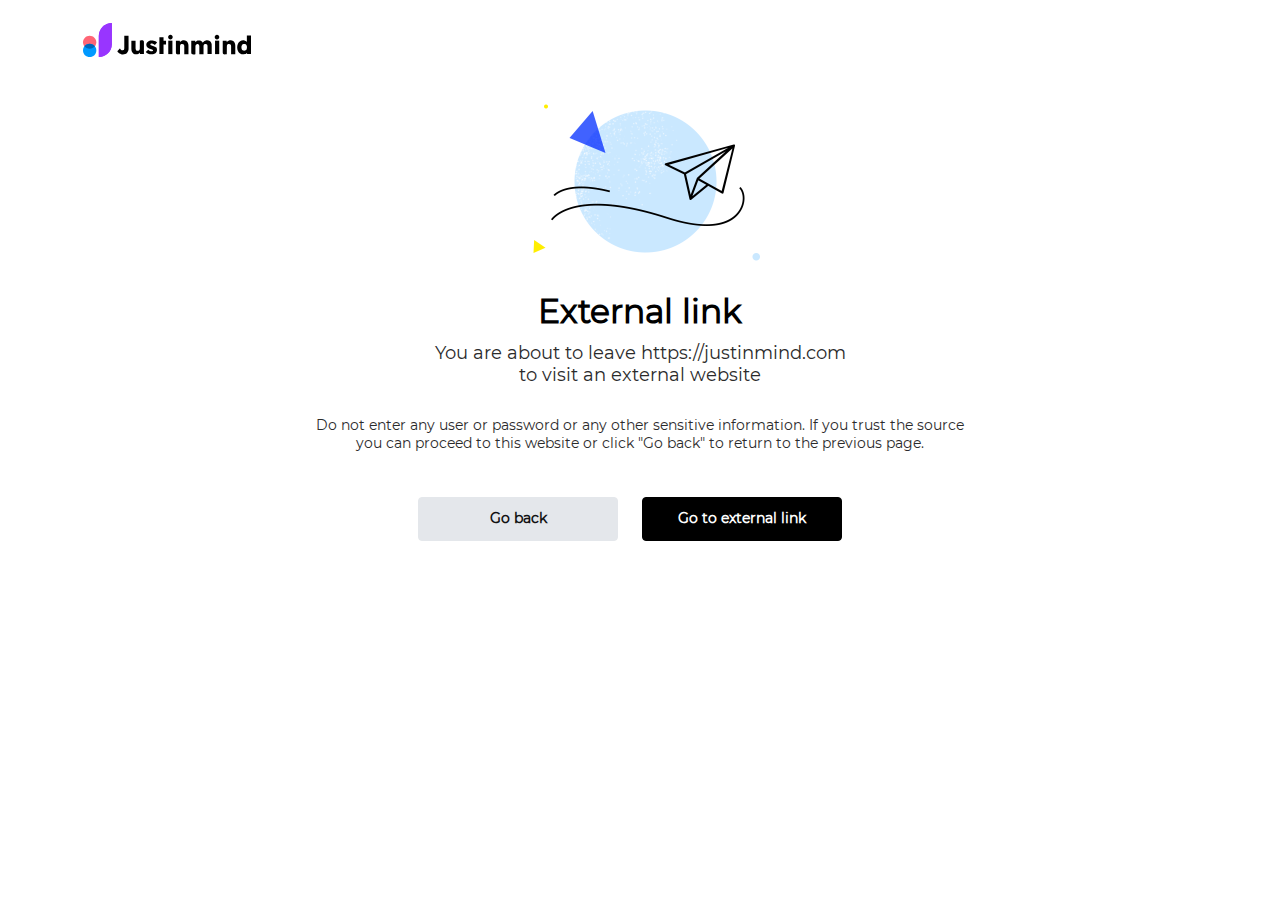
<file: final2/resources/jim/html/external.html>
<!DOCTYPE html PUBLIC "-//W3C//DTD XHTML 1.1//EN" "http://www.w3.org/TR/xhtml11/DTD/xhtml11.dtd">
<html>
  <head>
    <meta http-equiv="content-type" content="text/html; charset=utf-8" />
    <title>External Link warning</title>
    <style type="text/css">
      body { background-color: #ffffff; font-family: 'JIM-Sans-Regular'; }
      
      .button {
	    background-color: #000000;
	    color: #FFFFFF;
	    display: inline-block;
	    font-size: 14px;
	    height: 42px;
	    line-height: 40px;
	    margin-right: 20px;
	    min-width: 198px;
	    text-align: center;
	    text-decoration: none;
	    font-weight:600;
	    cursor: pointer;
		border-radius: 4px;
		border-color: #000000;
		border-width: 1px;
		border-style: solid;
		transition: background-color .4s ease-in-out;
	  }
	  
	  .button.dark:hover {
	    background-color: #FFFFFF;
		color: #000000;
	  }
	  
	  .button.light {
	  	background-color: #E4E7EB;
		border-color: #E4E7EB;
	  	color: #121212;
		transition: opacity .4s ease-in-out;
	  }
	  .button.light:hover {
		opacity: 0.4;
		-webkit-font-smoothing: antialiased;
	  }
	  
      #logo {
    	height: 78px;
    	line-height: 78px;
    	position: relative;
		padding: 0px;
		margin: 23px 0 0 75px;
      }

	  #logo img {
	  	width: 168px;
		height: 33.6px;
    	max-height: 33.6px;
    	max-width: 168px;
    	vertical-align: top;
	  }
	  
	  #planeLogo {
		text-align: center;
	  }
	  
	  #planeLogo img {
		width: 290px;
		height: 164px;
		max-width: 290px;
		max-height: 164px;
	  }
	  
	  h1 {
	  	font-family: 'JIM-Sans-Regular';
	  	color: #000000;
		font-size: 33px;
		text-align: center;
		margin-bottom: -7px;
	  }
	  
	  .subTitle {
		color: #2B2B2B;
		font-size: 18px;
		text-align: center;
		margin-bottom: 30px;
	  }
	  
	  .subSubTitle {
		color: #2B2B2B;
		font-size: 14px;	
		text-align: center;		
	  }
	  
	  .buttons {
		text-align: center;
	  }
	  
	  p, div {
	  	color: #2B2B2B;
	  }
	  
	  .bold {
	  	display: contents;
		font-weight: bold;
		font-family: 'JIM-Sans-Regular';
	  }
	  
	  #link, #domain {
	  	display: contents;
	  }
	  
	  #externalLinkBox {
	  	margin: 0 auto;
	  	max-width: 750px;
	  }
	  
	  @font-face {
		font-family: 'JIM-Sans-Regular';
		src: url('../css/fonts/Montserrat-Regular.ttf') format('truetype');
	  }
	  
	  @font-face {
		font-family: 'JIM-Sans-Light';
		src: url('../css/fonts/Montserrat-Light.ttf') format('truetype');
	  }

    </style>
  </head>
  <body>
    <div id="editButtonPage">
	    <div id="logo"><img src="../images/logos/justinmind-logo-top.svg"/></div>

		<div id="externalLinkBox">
			<div id="planeLogo"><img src="../images/logos/externalTopImage.png"/></div>
			<h1>External link</h1>
		    <p class="subTitle">You are about to leave https://justinmind.com<br> to visit an external website</p>
		    <p class="subSubTitle" style="margin-bottom: 45px;" >Do not enter any user or password or any other sensitive information. If you trust the source<br>you can proceed to this website or click "Go back" to return to the previous page.</p>
			<div class="buttons">
				<div id="backButton" class="button light">Go back</div>
				<div id="goButton" class="button dark">Go to external link</div>
			</div>
	   </div>
    </div>
  </body>
  
  
  <script type="text/javascript">
  
  	var isTab, url;
  
  	window.onload = function() {
  		var searchParams = new URLSearchParams(window.location.search);
		url = searchParams.get('url');
		isTab = searchParams.get('tab');
		
		console.log(getDomain(url, true));
	};
  
	document.getElementById("backButton").addEventListener("click", function() { window.history.back(); });
	document.getElementById("goButton").addEventListener("click", function() { 
		if(isTab === "false") {
			window.location.replace(url);
		}
		else {
			popup = window.open(url, "_blank");
            popup.focus();
		}
	});
	
	function getDomain(url, subdomain) {
    	subdomain = subdomain || false;
		url = url.replace(/(https?:\/\/)?(www.)?(cloud.)?/i, '');

    	if (!subdomain) {
        	url = url.split('.');
        	url = url.slice(url.length - 2).join('.');
    	}

    	if (url.indexOf('/') !== -1) {
        	return url.split('/')[0];
    	}

    	return url;
	}
	
	
  </script>
  
</html>
</file>
